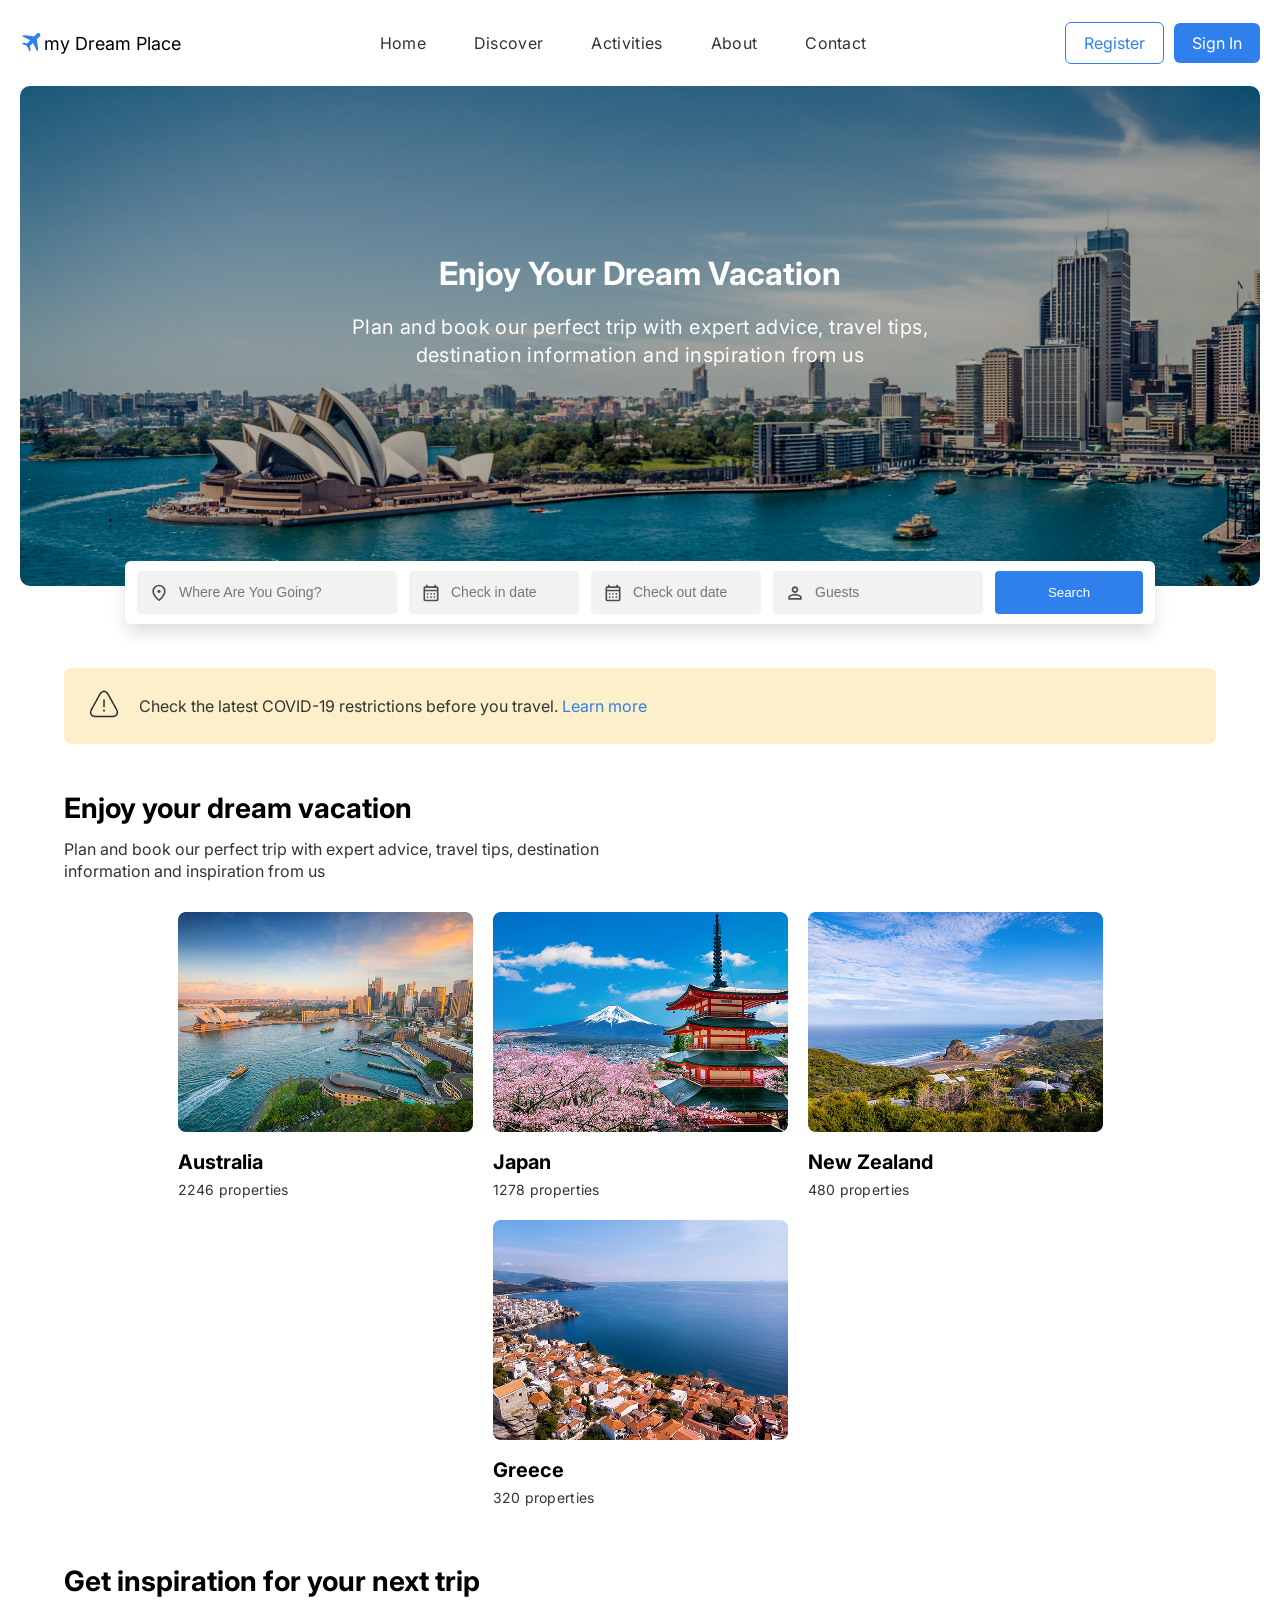
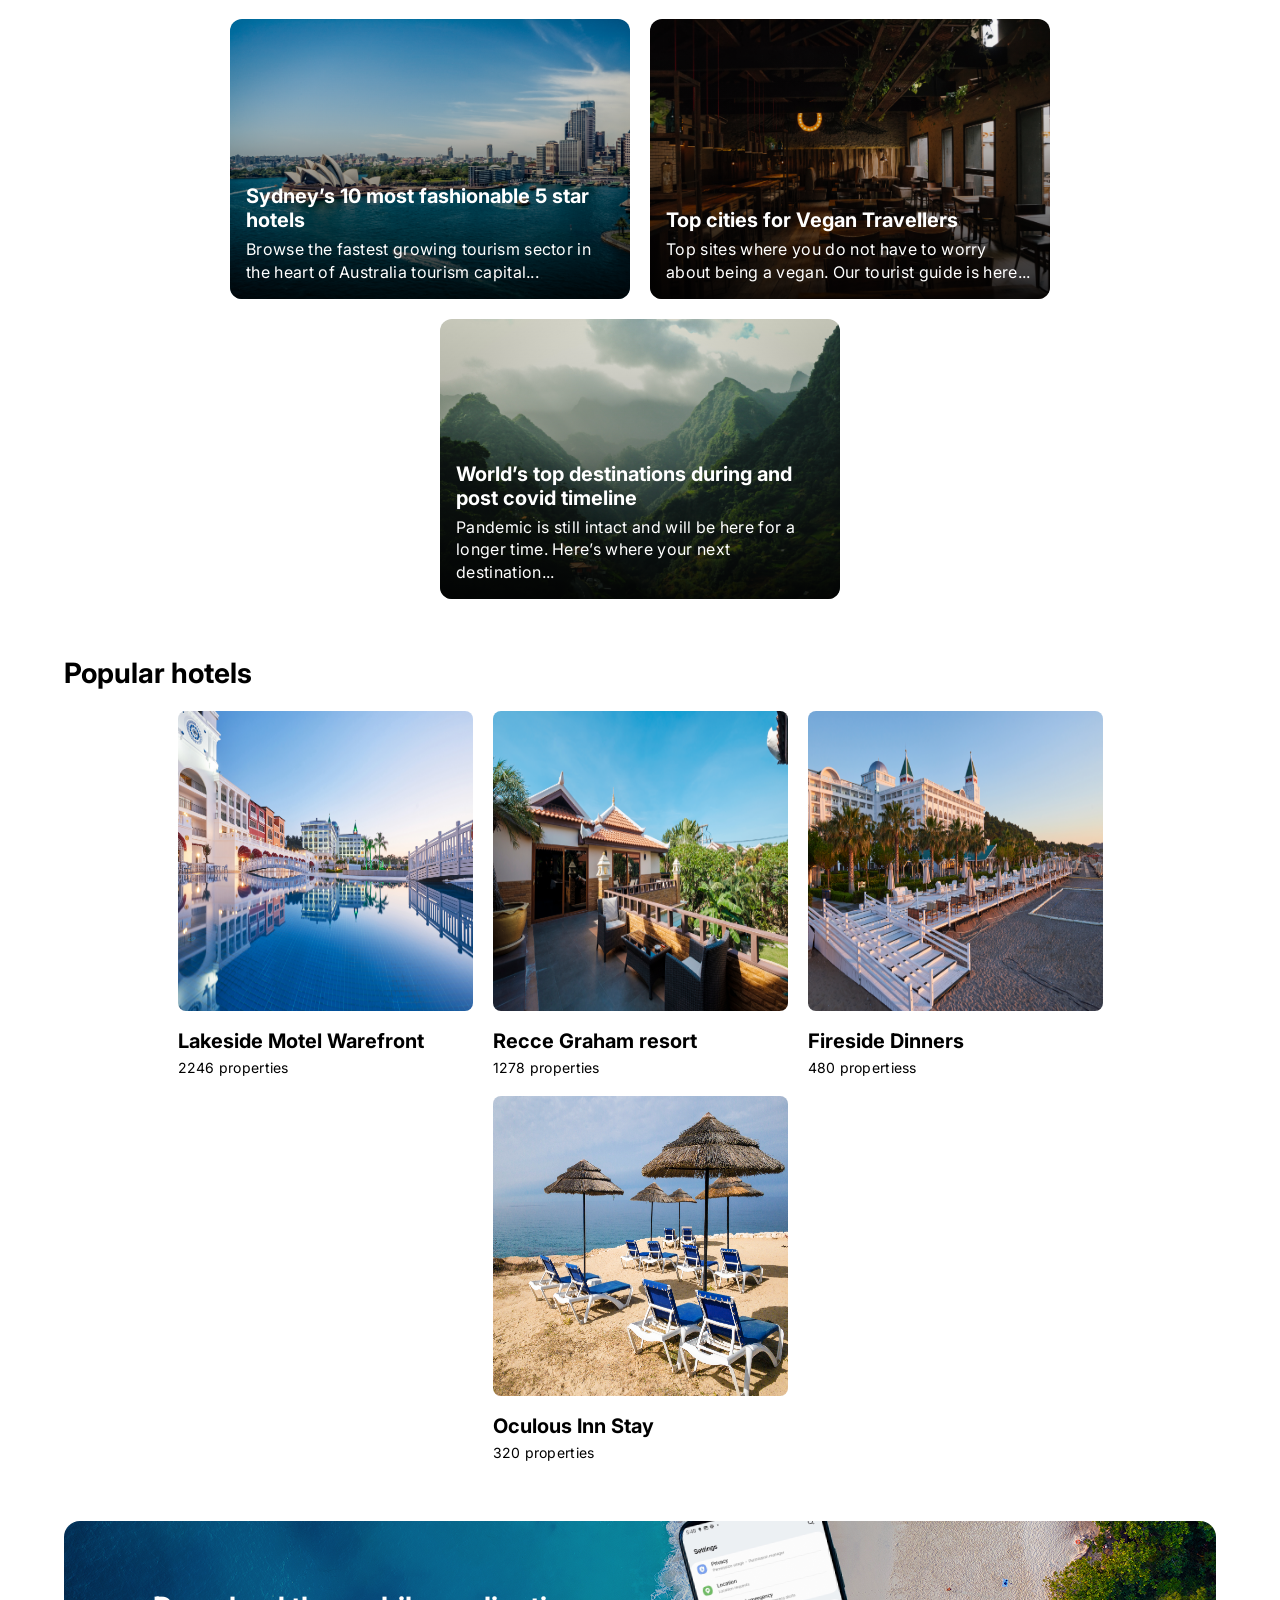
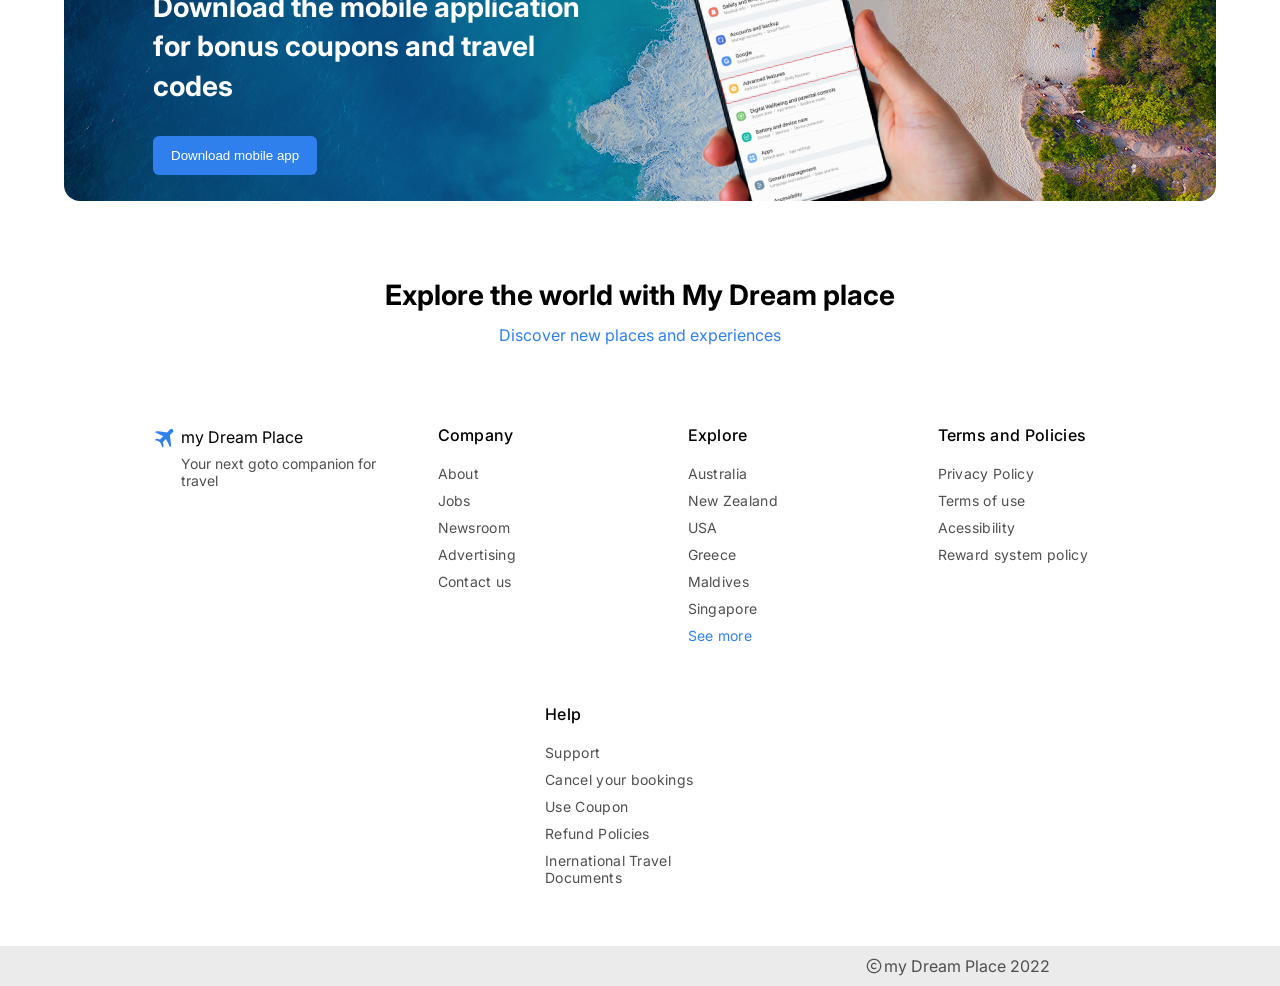
<file: index.html>
<!DOCTYPE html>
<html lang="en">
<head>
    <meta charset="UTF-8">
    <meta name="viewport" content="width=device-width, initial-scale=1.0">
    <title>Document</title>
    <link rel="stylesheet" href="style.css">
    <link rel="stylesheet" href="https://fonts.googleapis.com/css2?family=Material+Symbols+Outlined:opsz,wght,FILL,GRAD@24,400,0,0&icon_names=menu" />
    <link rel="preconnect" href="https://fonts.googleapis.com">
    <link rel="preconnect" href="https://fonts.gstatic.com" crossorigin>
    <link href="https://fonts.googleapis.com/css2?family=Inter:wght@300;400;500;600;700&display=swap" rel="stylesheet">
</head>
<body>
    <header>
        <div class="header_dreamplace--logo">
            <div><img src="img/plane.png" alt="A Blue Plane Logo"></div>
            <div class="header_logo--text"><p>my Dream Place</p></div>
        </div>
        <nav>
            <div>
                <span class="material-symbols-outlined">menu</span>
            </div>
            <ul>
                <li class="nav-element"><a href="#">Home</a></li>
                <li class="nav-element"><a href="#">Discover</a></li>
                <li class="nav-element"><a href="#">Activities</a></li>
                <li class="nav-element"><a href="#">About</a></li>
                <li class="nav-element"><a href="#">Contact</a></li>
            </ul>
        </nav>
        <div class="header_dreamplace--account">
            <div class="header_account--register">
                <p>Register</p>
            </div>
            <div class="header_account--login">
                <p><a href="pages/account/signin.html">Sign In</a></p>
            </div>
        </div>
    </header>
    <main>
        <div class="main_dreamvacation">
            <div class="main_dreamvacation--img">
                <img src="img/89fa2b06f05ea716209b4ede5a3107407feb60d4.jpg" alt="">
                <div class="main_dreamvacation--text">
                    <h1>Enjoy Your Dream Vacation</h1>
                    <p>Plan and book our perfect trip with expert advice, travel tips, destination information and  inspiration from us</p>
                </div>                
            </div>
            <div class="main_dreamvacation--search">
                <div class="main_search">
                    <div class="dreamvacation_search-input inputone">
                        <input  type="text" placeholder="Where Are You Going?">
                        <img src="img/location_on_24dp_4F4F4F_FILL0_wght400_GRAD0_opsz24.svg" alt="">
                    </div>
                    <div class="dreamvacation_search-input inputtwo">
                        <input type="text" placeholder="Check in date" onfocus="this.type='date'" onblur="if(!this.value) this.type='text'">
                        <img src="img/calendar_month_24dp_4F4F4F_FILL0_wght400_GRAD0_opsz24.svg" alt="">
                    </div>
                    <div class="dreamvacation_search-input inputtwo">
                        <input type="text" placeholder="Check out date" onfocus="this.type='date'" onblur="if(!this.value) this.type='text'">
                        <img src="img/calendar_month_24dp_4F4F4F_FILL0_wght400_GRAD0_opsz24.svg" alt="">
                    </div>
                    <div class="dreamvacation_search-input inputthree">
                        <input type="number" placeholder="Guests">
                        <img src="img/person_24dp_4F4F4F_FILL0_wght400_GRAD0_opsz24.svg" alt="">
                    </div>
                    <button>Search</button>                    
                </div>
            </div>
        </div>
    </main>
    <div class="main_covid">
        <div class="main_covid--dangericon">
            <img src="img/danger.png" alt="Danger Icon">
        </div>
        <div class="main_covid--text">
            <p>Check the latest COVID-19 restrictions before you travel. <span><a href="#">Learn more</a></span></p>
        </div>
    </div>
    <div class="dreamvacation_help">
        <section class="help_choose-country">
            <div class="text">
                <h2>Enjoy your dream vacation</h2>
                <p>Plan and book our perfect trip with expert advice, travel tips, destination information and inspiration from us</p>
            </div>
            <div class="choose_country">
                <div class="choose_country--option">
                    <img src="img/australia.png" alt="Sydney">
                    <div class="country_option--text">
                        <h3>Australia</h3>
                        <p>2246 properties</p>
                    </div>
                </div>
                <div class="choose_country--option">
                    <img src="img/japan.png" alt="Sydney">
                    <div class="country_option--text">
                        <h3>Japan</h3>
                        <p>1278 properties</p>
                    </div>
                </div>
                <div class="choose_country--option">
                    <img src="img/new-zealand.png" alt="Sydney">
                    <div class="country_option--text">
                        <h3>New Zealand</h3>
                        <p>480 properties</p>
                    </div>
                </div>
                <div class="choose_country--option">
                    <img src="img/greece.png" alt="Sydney">
                    <div class="country_option--text">
                        <h3>Greece</h3>
                        <p>320 properties</p>
                    </div>
                </div>
            </div>
        </section>
        <section class="help_inspiration">
            <h2>Get inspiration for your next trip</h2>
            <div class="inspiration_trip">
                <div class="inspiration_trip--card">
                    <img src="img/sydney2.jpg" alt="Sydney">
                    <div class="gradient"></div>
                    <div class="inspiration_trip--text">
                        <h3>Sydney’s 10 most fashionable 5 star hotels</h3>
                        <p>Browse the fastest growing tourism sector in the heart of Australia tourism capital...</p>
                    </div>
                </div>
                <div class="inspiration_trip--card">
                    <img src="img/restaurant.jpg" alt="Sydney">
                    <div class="gradient"></div>
                    <div class="inspiration_trip--text">
                    <h3>Top cities for Vegan Travellers</h3>
                    <p>Top sites where you do not have to worry about being a vegan. Our tourist guide is here...</p>
                    </div>
                </div>
                <div class="inspiration_trip--card">
                    <img src="img/greenmountains.jpg" alt="Sydney">
                    <div class="gradient"></div>
                    <div class="inspiration_trip--text">
                    <h3>World’s top destinations during and post covid timeline</h3>
                    <p>Pandemic is still intact and will be here for a longer time. Here’s where your next destination...</p>
                    </div>
                </div>
            </div>
        </section>
        <section class="popular_hotels">
            <h2>Popular hotels</h2>
            <div class="popular_hotels--option">
                <div class="hotels_option">
                    <img src="img/hotel1.jpg" alt="Hotel">
                    <div>
                        <h3>Lakeside Motel Warefront</h3>
                        <p>2246 properties</p>
                    </div>                    
                </div>
                <div class="hotels_option">
                    <img src="img/relax-resort.jpg" alt="Hotel">
                    <div>
                        <h3>Recce Graham resort</h3>
                        <p>1278 properties</p>
                    </div>                    
                </div>
                <div class="hotels_option">
                    <img src="img/popular-resort.jpg" alt="Hotel">
                    <div>
                        <h3>Fireside Dinners</h3>
                        <p>480 propertiess</p>
                    </div>                    
                </div>
                <div class="hotels_option">
                    <img src="img/beach-resort.jpg" alt="Hotel">
                    <div>
                        <h3>Oculous Inn Stay</h3>
                        <p>320 properties</p>
                    </div>                    
                </div>
            </div>
        </section>
    </div>
    <div class="mobile_application">
        <div class="mobile_application1">
            <div class="application_ad--img1">
                <img src="img/beach.png" alt="">
            </div>
            <div class="application_ad--img2">
                <img src="img/hand.png" alt="">
            </div>
            <div class="application_ad--text">
                <h2>Download the mobile application for bonus coupons and travel codes</h2>
                <button>Download mobile app</button>
            </div>            
        </div>
    </div>
    <div class="mobile_application--text">
        <h2>Explore the world with My Dream place</h2>
        <p>Discover new places and experiences</p>
    </div>
    <footer>
        <div class="footer_dreamplace">
            <div class="footer_dreamplace--logo footer_dreamplace-item">
                <div class="dreamplace">
                    <img src="img/plane.png" alt="">
                    <span>my Dream Place</span>                    
                </div>
                <p>Your next goto companion for travel</p>
            </div>
            <div class="footer_dreamplace-item">
                <span class="footer-title">Company</span>
                <ul>
                    <li>About</li>
                    <li>Jobs</li>
                    <li>Newsroom</li>
                    <li>Advertising</li>
                    <li>Contact us</li>
                </ul>
            </div>  
            <div class="footer_dreamplace-item">
                <span class="footer-title">Explore</span>
                <ul>
                    <li>Australia</li>
                    <li>New Zealand</li>
                    <li class="none">United States America (USA)</li>
                    <li>USA</li>
                    <li>Greece</li>
                    <li>Maldives</li>
                    <li>Singapore</li>
                    <li><span class="link-more">See more</span></li>
                </ul>
            </div>
            <div class="footer_dreamplace-item left">
                <span class="footer-title">Terms and Policies</span>
                <ul>
                    <li>Privacy Policy</li>
                    <li>Terms of use</li>
                    <li>Acessibility</li>
                    <li>Reward system policy</li>
                </ul>
            </div>
            <div class="footer_dreamplace-item left">
                <span class="footer-title">Help</span>
                <ul>
                    <li>Support</li>
                    <li>Cancel your bookings</li>
                    <li>Use Coupon</li>
                    <li>Refund Policies</li>
                    <li>Inernational Travel Documents</li>
                </ul>
            </div>            
        </div>
    </footer>
    <div class="copy">
        <div class="copy-logo">
                <img src="img/copyright.png" alt="">
        </div>
        <p>my Dream Place 2022</p>
    </div>
</body>
</html>
</file>
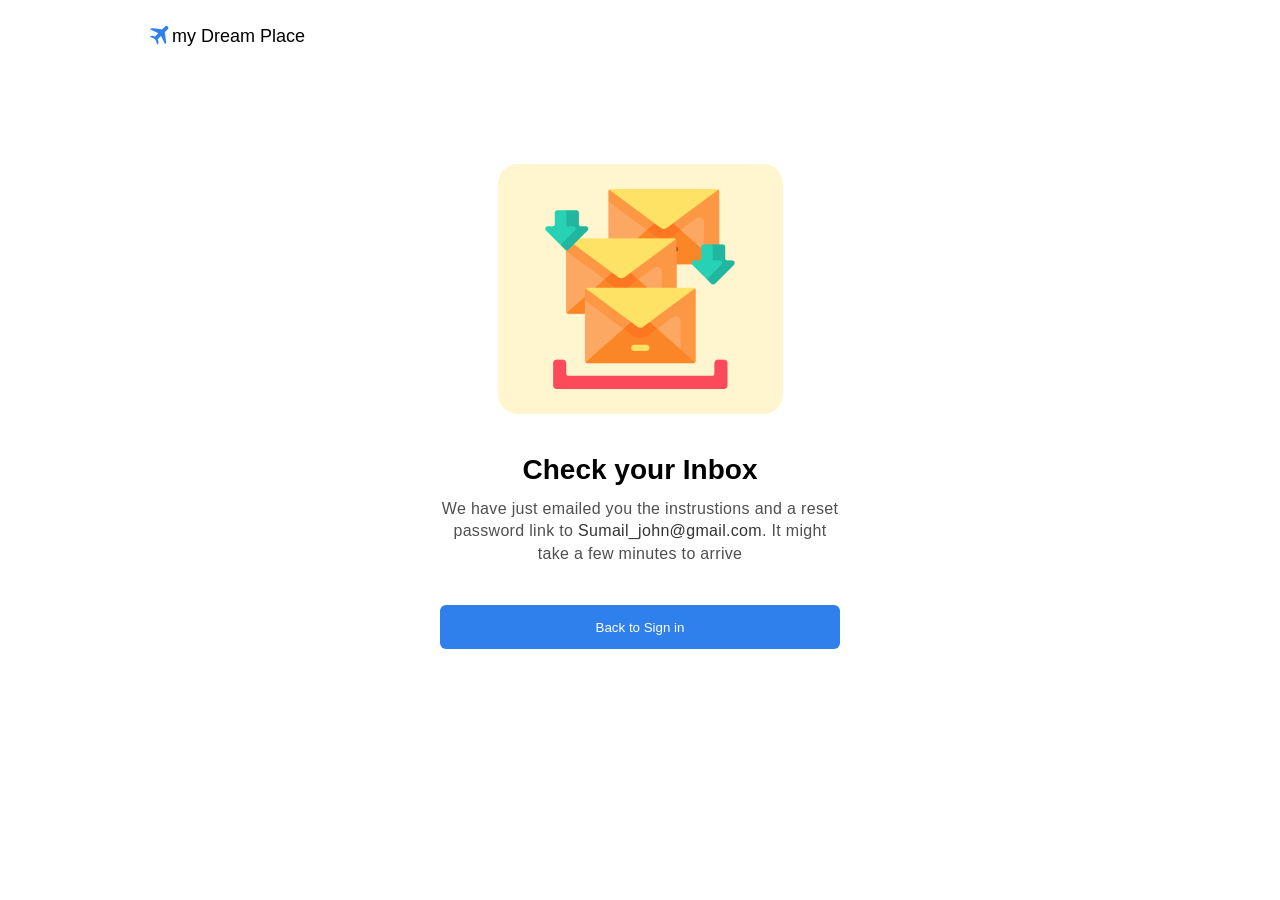
<file: pages/account/ckinbox.html>
<!DOCTYPE html>
<html lang="es">
<head>
    <meta charset="UTF-8">
    <meta name="viewport" content="width=device-width, initial-scale=1.0">
    <title>Document</title>
    <link rel="stylesheet" href="style.css">
</head>
<body>
    <header>
        <div class="header_dreamplace--logo">
            <div><img src="../../img/plane.png" alt="A Blue Plane Logo"></div>
            <div class="header_logo--text"><p>my Dream Place</p></div>
        </div>  
    </header>
    <main>
        <div class="img">
            <img src="img/inboxone.png" alt="checking the box of your email img">
        </div>
        <h1 class="signin-title title-passwd">Check your Inbox</h1>
        <div class="specific-passwd">
            <p>We have just emailed you the instrustions and a reset password link to <span class="span-email">Sumail_john@gmail.com</span>. It might take a few minutes to arrive</p>
        </div>
        <button type="submit" class="continue-email ck-box">Back to Sign in</button>
    </main>
</body>
</html>
</file>
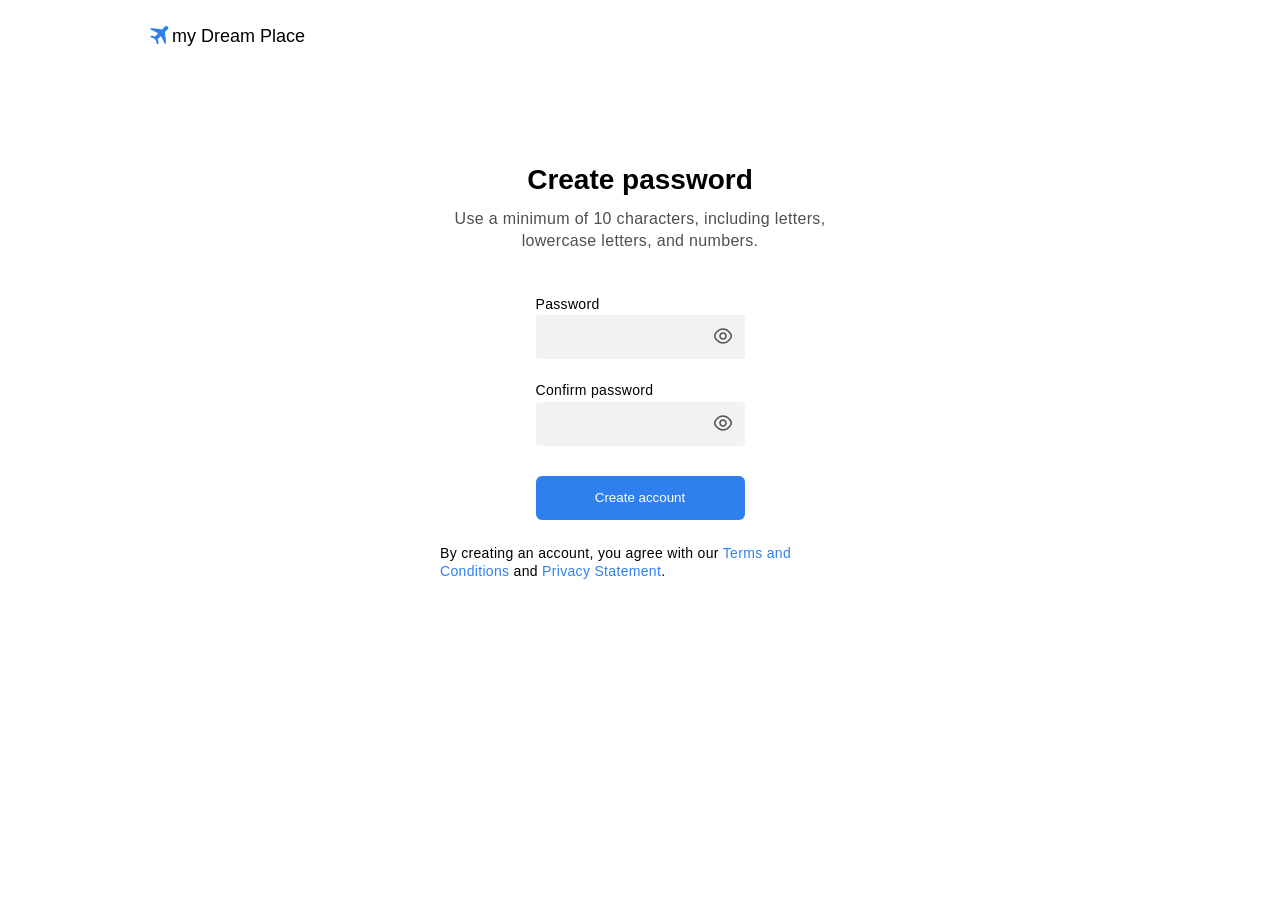
<file: pages/account/crtpasswd.html>
<!DOCTYPE html>
<html lang="es">
<head>
    <meta charset="UTF-8">
    <meta name="viewport" content="width=device-width, initial-scale=1.0">
    <title>Document</title>
    <link rel="stylesheet" href="style.css">
</head>
<body>
    <header>
        <div class="header_dreamplace--logo">
            <div><img src="../../img/plane.png" alt="A Blue Plane Logo"></div>
            <div class="header_logo--text"><p>my Dream Place</p></div>
        </div>  
    </header>
    <main>
        <h1 class="signin-title title-passwd">Create password</h1>
        <div class="specific-passwd">
            <p>Use a minimum of 10 characters, including letters, lowercase letters, and numbers.</p>
        </div>
        <form>
            <div class="form-input passwd-input">
                <p>Password</p>
                <label class="passwd-input">
                    <input type="password" name="passwd" id="passwd">   
                    <div class="input-icon">
                        <img src="icons/eye.png" alt="eye-icon">
                    </div>                        
                </label>
            </div>
            <div class="form-input passwd-input">
                <p>Confirm password</p>
                <label class="passwd-input">
                    <input type="password" name="passwd" id="passwd">   
                    <div class="input-icon">
                        <img src="icons/eye.png" alt="eye-icon">
                    </div>                        
                </label>
            </div>
            <button type="submit" class="continue-email email-crtpass">Create account</button>
        </form>
        <div class="privacy">
            <div>
                <p>By creating an account, you agree with our <span class="register"><a href="#">Terms and Conditions</a></span> and <span class="register"><a href="#">Privacy Statement</a></span>.</p>
            </div>
        </div>
    </main>
</body>
</html>
</file>
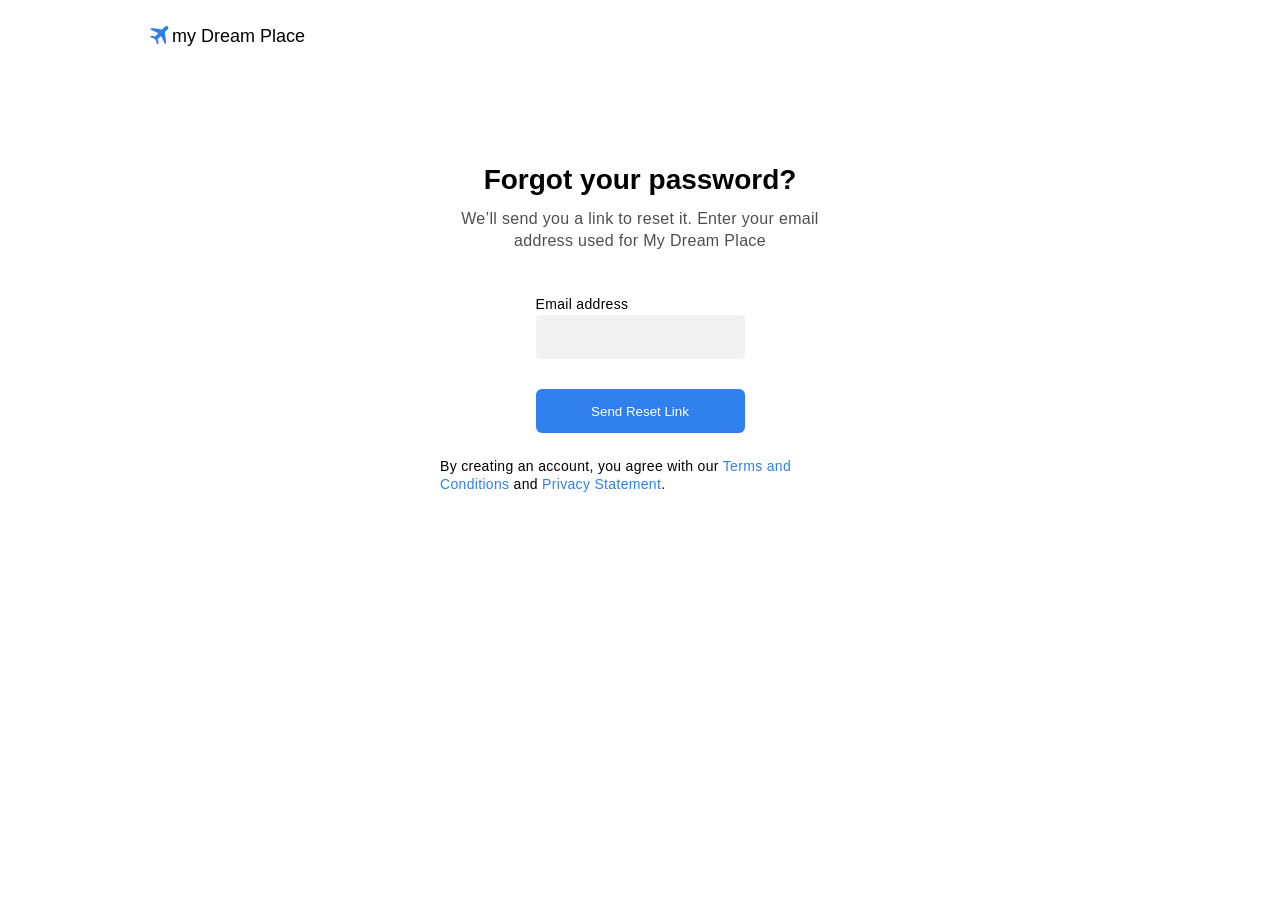
<file: pages/account/fgtpasswd.html>
<!DOCTYPE html>
<html lang="es">
<head>
    <meta charset="UTF-8">
    <meta name="viewport" content="width=device-width, initial-scale=1.0">
    <title>Document</title>
    <link rel="stylesheet" href="style.css">
</head>
<body>
    <header>
        <div class="header_dreamplace--logo">
            <div><img src="../../img/plane.png" alt="A Blue Plane Logo"></div>
            <div class="header_logo--text"><p>my Dream Place</p></div>
        </div>  
    </header>
    <main>
        <h1 class="signin-title title-passwd">Forgot your password?</h1>
        <div class="specific-passwd">
            <p>We’ll send you a link to reset it. Enter your email address used for My Dream Place</p>
        </div>
        <form>
            <div class="form-input passwd-input">
                <p>Email address</p>
                <input type="text" name="email" class="email">                
            </div>
            <button type="submit" class="continue-email email-crtpass">Send Reset Link</button>
        </form>
        <div class="privacy">
            <div>
                <p>By creating an account, you agree with our <span class="register"><a href="#">Terms and Conditions</a></span> and <span class="register"><a href="#">Privacy Statement</a></span>.</p>
            </div>
        </div>
    </main>
</body>
</html>
</file>
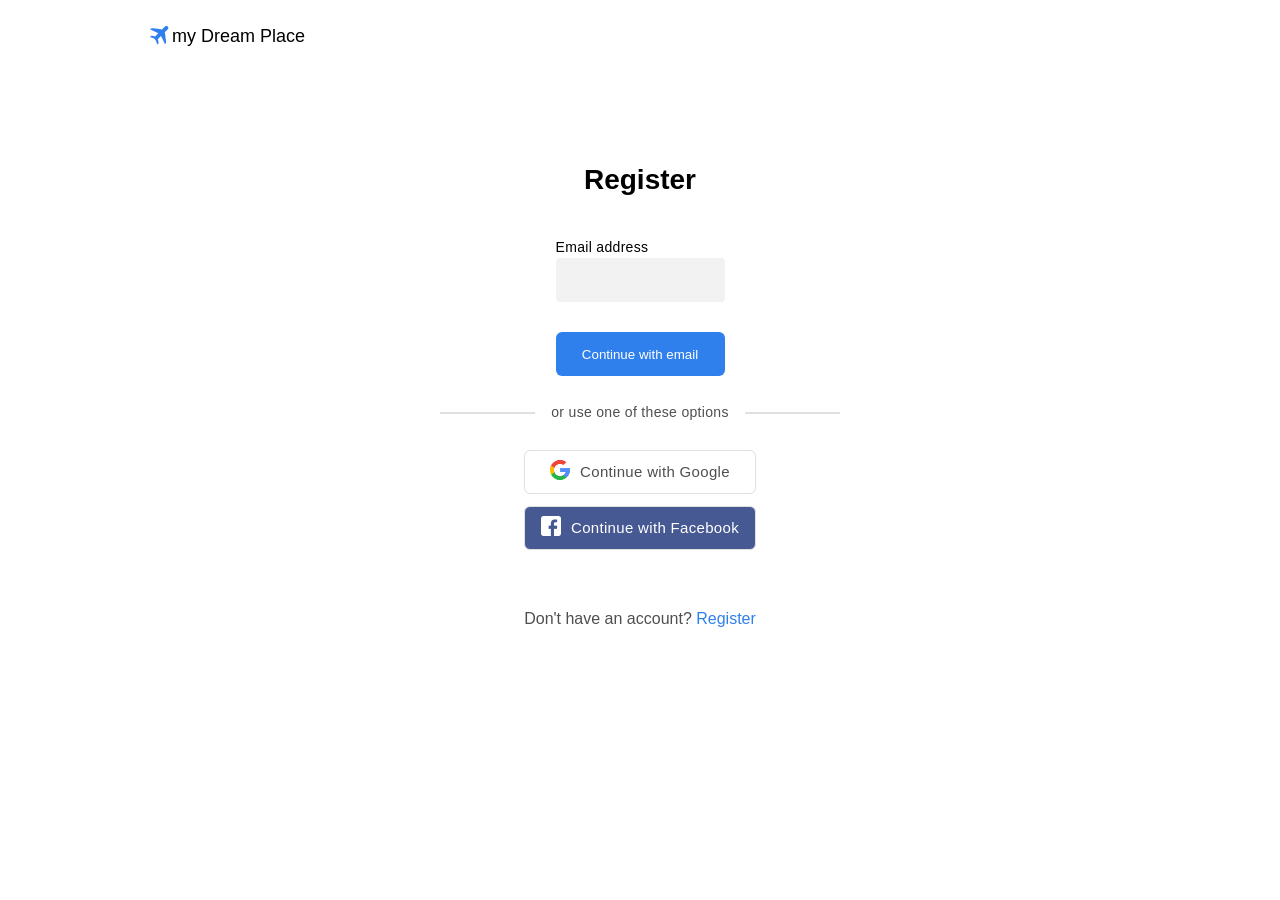
<file: pages/account/register.html>
<!DOCTYPE html>
<html lang="es">
<head>
    <meta charset="UTF-8">
    <meta name="viewport" content="width=device-width, initial-scale=1.0">
    <title>Document</title>
    <link rel="stylesheet" href="style.css">
</head>
<body>
    <header>
        <div class="header_dreamplace--logo">
            <div><img src="../../img/plane.png" alt="A Blue Plane Logo"></div>
            <div class="header_logo--text"><p>my Dream Place</p></div>
        </div>  
    </header>
    <main>
        <h1 class="signin-title">Register</h1>
        <form>
            <div class="form-input">
                <p>Email address</p>
                <input type="text" name="email" class="email">                
            </div>
            <button type="submit" class="continue-email email-register">Continue with email</button>
        </form>
        <div class="other-options_line">
            <div class="line"></div>
            <p>or use one of these options</p>
        </div>
        <div class="alternative-sign">
            <div class="sign-another google-margin">
                <div class="img-google"><img src="icons/google.png" alt="google logo"></div>
                <div class="sign-text sign-google_text">
                    <p>Continue with Google</p>
                </div>
            </div>
            <div class="sign-another facebook">
                <div class="img-fackebook"><img src="icons/facebook.png" alt="facebook-icon"></div>
                <div class="sign-text sign-facebook_text"><p>Continue with Facebook</p></div>
            </div>
            <div class="no-account">
                <p>Don't have an account? <span class="register"><a href="#">Register</a></span></p>
            </div>
        </div>
    </main>
</body>
</html>
</file>
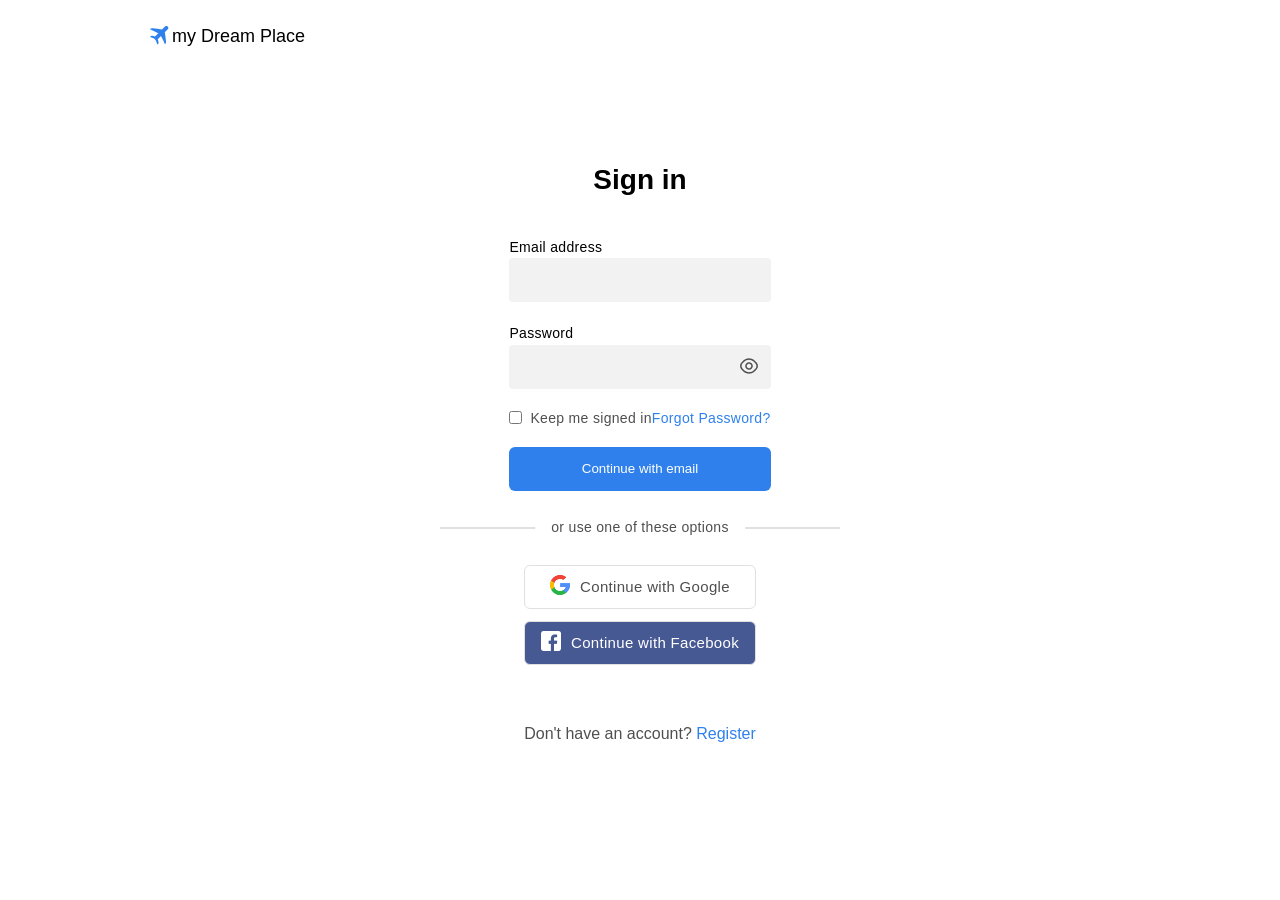
<file: pages/account/signin.html>
<!DOCTYPE html>
<html lang="en">
<head>
    <meta charset="UTF-8">
    <meta name="viewport" content="width=device-width, initial-scale=1.0">
    <title>Document</title>
    <link rel="stylesheet" href="style.css">
</head>
<body>
    <header>
        <div class="header_dreamplace--logo">
            <div><img src="../../img/plane.png" alt="A Blue Plane Logo"></div>
            <div class="header_logo--text"><p>my Dream Place</p></div>
        </div>  
    </header>
    <main>
        <h1 class="signin-title">Sign in</h1>
        <form>
            <div class="form-input">
                <p>Email address</p>
                <input type="text" name="email" class="email">                
            </div>
            <div class="form-input passwd-input">
                <p>Password</p>
                <label class="passwd-input">
                    <input type="password" name="passwd" id="passwd">   
                    <div class="input-icon">
                        <img src="icons/eye.png" alt="eye-icon">
                    </div>                        
                </label>
            </div>
            <div class="form-sign-passwd">
                <div class="checkbox">
                    <input type="checkbox" name="signedin">
                    <label for="signedin">Keep me signed in</label>
                </div>
                <div class="fgt-passwd">
                    <p><a href="#">Forgot Password?</a></p>
                </div>
            </div>
            <button type="submit" class="continue-email">Continue with email</button>
        </form>
        <div class="other-options_line">
            <div class="line"></div>
            <p>or use one of these options</p>
        </div>
        <div class="alternative-sign">
            <div class="sign-another google-margin">
                <div class="img-google"><img src="icons/google.png" alt="google logo"></div>
                <div class="sign-text sign-google_text">
                    <p>Continue with Google</p>
                </div>
            </div>
            <div class="sign-another facebook">
                <div class="img-fackebook"><img src="icons/facebook.png" alt="facebook-icon"></div>
                <div class="sign-text sign-facebook_text"><p>Continue with Facebook</p></div>
            </div>
            <div class="no-account">
                <p>Don't have an account? <span class="register"><a href="#">Register</a></span></p>
            </div>
        </div>
    </main>
</body>
</html>
</file>
<file: style.css>
* {
    box-sizing: border-box;
    margin: 0;
    padding: 0;
    list-style: none;
}

:root {
    --principal-color: #FFFFFF;
    --secondary-color: #000000;
    --text-color: #333333;
    --logo-text: #1B1F2D;
    --input-color: #F2F2F2;
    --gray-text-color: #4F4F4F;
    --button-color: #2F80ED;
    --covid-advise: #FCEFCA;    
    --copy:#EBEBEB;
}

body {
    background-color: var(--principal-color);
    font-family: Arial, Helvetica, sans-serif;
    display: flex;
    flex-direction: column;
    align-items: center;
    font-family: "Inter";
}

.none{
    display: none;
}

/* HEADER ------------- */

header{
    display: flex;
    width: 100%;
    max-width: 1240px;
    justify-content: space-between;
    padding:22px 20px;
}

.header_dreamplace--logo {
    display: flex;
    align-items: center;
}

.header_logo--text{
    font-size: 18px;
    letter-spacing: 2%;
}

nav ul {
    display: none;
}

.header_dreamplace--account {
    display: none;
}

/* MAIN ---------------- */

main{
    width: 100%;
}

.main_dreamvacation{ 
    position: relative;
    display: flex;
    flex-direction: column;
    align-items: center;
    height: 100%;
}

.main_dreamvacation--img {
    width: 100%;
    height: 500px;
    position: relative;    
}

.main_dreamvacation--img img{
    width: 100%;
    height: 100%;
    filter: brightness(0.7);
    object-fit: cover;
    object-position: 50% 30%;
}

.main_dreamvacation--text {
    color: var(--principal-color);
    text-align: center;
    position: absolute;
    top: 30%;
    left: 50%;
    transform: translate(-50%,-50%);
}

.main_dreamvacation--text h1{
    margin-bottom: 20px;
    font-size: 32px;
}

.main_dreamvacation--text p {
    letter-spacing: 0.02em;
}

.main_dreamvacation--search {
    position: absolute;
    top: 62%;
    left: 50%;
    transform: translate(-50%);
    width: 100%;
    display: flex;
    justify-content: center;
}

.main_search {
    display: flex;
    flex-wrap: wrap;
    justify-content: center;
    background-color: var(--principal-color);
    padding: 10px 12px;
    border-radius: 6px;
    gap: 12px;
    box-shadow: 0px 9px 18px -2px rgba(0,0,0,0.15);
    max-width: 1030px;
}

input::placeholder{
    font-size: 14px;
}

.dreamvacation_help {
    width: 90%;
    max-width: 1240px;
}

.dreamvacation_search-input {
    position: relative;
    width: 100%;
}

.dreamvacation_search-input input[type="date"]::-webkit-calendar-picker-indicator {
    display: none;
}

.dreamvacation_search-input input{
    background-color: var(--input-color);
    border-radius: 4px;
    border: none;
    padding: 14px 14px 14px 42px;
    width: 100%;
}

.dreamvacation_search-input img{
    position: absolute;
    left: 12px;
    top: 50%;
    transform: translateY(-50%);
    width: 20px;
}

.main_search button{
    display: inline-block;
    width: 100%;
    padding: 12px 50px;
    height: 44px;
    color: var(--principal-color);
    background-color: var(--button-color);
    border: none;
    border-radius: 4px;
}

.main_covid{
    margin-top: 150px;
    display: flex;
    align-items: center;
    background-color: var(--covid-advise);
    padding: 20px 24px;
    gap: 19px;
    width: 90%;
    max-width: 1240px;
    margin-bottom: 50px;
    border-radius: 8px;
}

.main_covid--text{
    font-size: 16px;
    color: var(--text-color);
}

.main_covid--text span a {
    color: var(--button-color);
    text-decoration: none;
}

/* TRAVEL HELP */
.help_choose-country{
    text-align: center;
    margin-bottom: 60px;
}

h2 {
    font-size: 28px;
    line-height: 1;
    text-align: center;
    margin-bottom: 24px;
}

.help_choose-country p {
    font-size: 16px;
    line-height: 1.4;
    margin-bottom: 30px;
    color: var(--text-color);
}

.help_choose-country h2{
    margin: 0;
    margin-bottom: 16px;
}

.choose_country{
    display: flex;
    justify-content: center;
    flex-wrap: wrap;
    gap: 20px;
}

.choose_country--option img {
    width: 100%;
}

.country_option--text{
    margin-top: 14px;
    text-align: left;
}

h3{
    font-size: 20px;
}

.country_option--text p, .hotels_option p{
    margin: 0;
    margin-top: 6px;
    font-size: 14px;
    letter-spacing: 0.02em;
}

.inspiration_trip {
    margin-top: 24px;
    display: flex;
    flex-wrap: wrap;
    justify-content: center;
    position: relative;
    gap: 20px;
}

.inspiration_trip--card {
    position: relative; /* Limita el degradado y el texto a la imagen */
    width: 90%;
    max-width: 270px;
    max-height: 280px;
    aspect-ratio: 4 / 3;
    border-radius: 12px;
    overflow: hidden;
}

.inspiration_trip--card img {
    width: 100%;
    height: 100%;
    object-fit: cover;
    display: block;
}

.gradient {
    position: absolute;
    top: 0;
    left: 0;
    width: 100%;
    height: 100%;
    background: linear-gradient(to top, rgba(0, 0, 0, 0.85) 0%, rgba(0, 0, 0, 0.2) 60%, transparent 100%);
}

.inspiration_trip--text {
    position: absolute;
    bottom: 0;
    left: 0;
    width: 100%;
    padding: 16px;
    box-sizing: border-box;
    color: #ffffff;
}

.inspiration_trip--text h2 {
    margin: 0;
    line-height: 1.2;
    text-align: start;
}

.inspiration_trip--text p {
    font-size: 16px;
    line-height: 1.4;
    margin-top: 6px;
    letter-spacing: 0.02em; 
    width: 100%; 
}

.popular_hotels{
    margin: 60px 0;
}

.popular_hotels--option{
    display: flex;
    flex-wrap: wrap;
    gap: 20px;
    justify-content: center;
}

.hotels_option{
    width: 295px;
}

.hotels_option img {
    width: 100%;
    height: 300px;
    border-radius: 8px;
}

.hotels_option h3 {
    margin-top: 14px;
    margin-bottom: 6px;
}

/* MOBILE APPLICATION */

.mobile_application {
    width: 90%;
    max-width: 1240px;
    height: 280px;
}

.mobile_application1 {
    position: relative;
    border-radius: 16px;
    overflow: hidden; /* Corta la imagen de la playa en las esquinas redondeadas */
    display: flex;
    flex-direction: column;
    height: 100%;
}

.application_ad--img1 {
    width: 100%;
    height: 100%;
    position: absolute;
    z-index: 1;
}

.application_ad--img1 img{
    width: 100%;
    height: 100%;
    object-fit: cover;
    object-position: center;
}

.application_ad--img2 {
    position: absolute;
    right: -30%; /* Lo fijamos al borde derecho */
    bottom: -10%; /* Se apoya en la parte inferior */
    height: 110%; /* Le damos suficiente altura para que sobresalga */
    z-index: 2;
}

.application_ad--img2 img{
    width: 100%;
    height: 100%;
    object-fit: contain;
    transform: rotate(-10deg);
}

.application_ad--text {
    position: relative;
    z-index: 3;
    padding: 20px;
    width: 70%;
    color: #ffffff;
    top: 10%;
}

.application_ad--text h2 {
    font-size: 16px;
    text-align: start;
    margin-bottom: 10px;
    line-height: 1.4;
    max-width: 60%;
}

.application_ad--text button {
    padding: 6px 9px;
    background-color: var(--button-color);
    color: white;
    border: none;
    border-radius: 6px;
    cursor: pointer;
    user-select: none;
}

.mobile_application--text {
    margin: 80px 0;
    text-align: center;
}

.mobile_application--text h2{
    margin: 0;
    margin-bottom: 16px;
}

.mobile_application--text p{
    color: var(--button-color);
}

/* FOOTER */

footer{
    width: 90%;
    max-width: 1240px;
    display: flex;
    flex-direction: column;
    align-items: center;
}

.footer_dreamplace {
    width: 100%;
    max-width: 1240px;
    display: flex;
    flex-direction: column;
    gap: 60px;
    text-align: center;
    align-items: center;
    flex-wrap: wrap;
}

.dreamplace{
    display: flex;
    align-items: center;
    justify-content: center;
}

.footer_dreamplace-item{
    width: 190px;
}

.footer_dreamplace--logo {
    width: 225px;
    height: 70px;
}

.footer_dreamplace--logo p{
    color: var(--gray-text-color);
    margin-top: 6px;
    font-size: 14px;
}

.copy {
    width: 100%;
    height: 40px;
    background-color: var(--copy);
    display: flex;
    align-items: center;
    justify-content: end;
    margin-top: 60px;
    padding: 10px 50px 10px 0;
    gap: 2px;
    color: var(--gray-text-color);
}

.copy-logo{
    display: flex;
    align-items: center;
}

.footer-title{
    font-size: 16px;
    font-weight: 500;
    letter-spacing: 0.02rem;
}


.footer_dreamplace-item ul {
    margin-top: 20px;
}
.footer_dreamplace-item ul li {
    color: var(--gray-text-color);
    font-size: 14px;
    letter-spacing: 0.02rem;
    cursor: pointer;
}

.link-more{
    color: var(--button-color);
    font-size: 14px;
}

@media screen and (min-width:768px) {
    .main_dreamvacation--text {
        top: 45%;
    }

    /* main */
    .main_dreamvacation--text p{
        width: 650px;
        height: 56px;
        line-height: 140%;
    }

    .main_dreamvacation--search {
        top: 75%;
    }

    .main_dreamvacation--text p {
        font-size: 20px;
    }
    /* inputs */
    .main_search{
        width: 90%;
    }

    .dreamvacation_search-input {
        width: auto;
    }

    .inputone, .inputtwo, .inputthree, .main_search button {
        height: 43px;
    }
    
    .inputone {
        width: 100%;
    }

    .inputtwo {
        width: 49%;
    }

    .inputthree {
        width: 49%;
    }

    .main_search button {
        width: 49%;
    }
    /* covid */
    .main_covid{
        margin-top: 82px;
    }
    /* text */

    h2 {
        text-align: start;
        margin: 60px 40px 24px 0px;
    }

    .choose_country {
        justify-content: center;
    }
    .help_choose-country {
        text-align: start;
    }
    
    .help_inspiration h2{
        margin-top: 60px;
    }

    .text p {
        width: 610px;
        height: 44px;
    }

    .inspiration_trip--card {
        max-width: 300px;
    }

    /* AD */

    .application_ad--text h2{
        margin: 0;
        margin-top: 5px;
        font-size: 22px;
        margin-bottom: 30px;
    }

    .application_ad--img2 {
        height: auto;
        right: -20%;
        bottom: -30%;
        height: 150%;
    }

    /* footer */
    .footer_dreamplace {
        flex-direction: row;
        justify-content: center;
        align-items: start;
    }


    .dreamplace {
        justify-content: start;
    }

    .dreamplace span{
        padding-left: 4px;
    }
    .footer_dreamplace--logo p {
        padding-left: 28px;
        text-align: start;
    }

    .footer_dreamplace-item ul li {
        margin-top: 10px;
    }

    .copy {
        padding-right: 100px;
    }
}

@media screen and (min-width: 1240px) {
    /* header */
    header{
        padding:22px 0px;
    }

    nav ul {
        display: block;
    }

    .header_dreamplace--account {
        display: block;
        display: flex;
        gap: 10px;
        align-items: center;
    }

    nav{
        display: flex;
        align-items: center;
    }
    
    nav div {
        display: none;
    }

    nav ul{
        display: flex;
        gap: 48px;
    }

    .nav-element a{
        text-decoration: none;
        color: var(--text-color);
        letter-spacing: 0.02em;
        font-weight: 400;
    }

    .header_account--login, .header_account--register {
        cursor: pointer;
        user-select: none;
    }

    .header_account--register {
        color: var(--button-color);
        padding: 10px 18px;
        border: 1px solid var(--button-color);
        border-radius: 6px;
    }

    .header_account--login a {
        text-decoration: none;
        color: var(--principal-color);
        padding: 10px 18px;
        background-color: var(--button-color);
        border-radius: 6px;
    }
    /* main */
    .main_dreamvacation--img {
        max-width: 1240px;
    }

    .main_dreamvacation--img img{
        border-radius: 10px;
    }

    /* inputs */
    .inputone{
        max-width: 260px;
    }

    .inputtwo{
        max-width: 170px;
    }
    
    .inputthree{
        max-width: 210px;
    }

    .main_search button {
        max-width: 148px;
    }

    .inspiration_trip--card {
        max-width: 400px;
    }

    .main_dreamvacation--search {
        top: 95%;
    }

    /* copy */
    .copy {
        padding-right: 18%;
    }

 /* AD */

    .application_ad--text{
        margin-left: 69px;
        top: 15%;
    }

    .application_ad--text h2{
        margin: 0;
        margin-top: 5px;
        font-size: 28px;
        margin-bottom: 30px;
        width: 580px;
    }

    .application_ad--img2 {
        height: auto;
        right: 5%;
        bottom: -50%;
        height: 180%;
    }

    .application_ad--text button {
        padding: 12px 18px;
    }

    /* footer */
    .footer_dreamplace-item {
        text-align: start;
    }

}
</file>
<file: pages/account/style.css>
* {
    box-sizing: border-box;
    margin: 0;
    padding: 0;
    list-style: none;
}

:root {
    --principal-color: #FFFFFF;
    --secondary-color: #000000;
    --text-color: #333333;
    --logo-text: #1B1F2D;
    --input-color: #F2F2F2;
    --gray-text-color: #4F4F4F;
    --button-color: #2F80ED;
    --covid-advise: #FCEFCA;    
    --copy:#EBEBEB;
    --line:#E0E0E0;
    --facebook: #475993;
} 

body {
    background-color: var(--principal-color);
    font-family: Arial, Helvetica, sans-serif;
    display: flex;
    flex-direction: column;
    align-items: center;
}

.none{
    display: none;
}

/* Header */

header{
    display: flex;
    width: 80%;
    max-width: 1240px;
    justify-content: start;
    padding: 22px 20px;
}

.header_dreamplace--logo {
    display: flex;
    align-items: center;
}

.header_logo--text{
    font-size: 18px;
    letter-spacing: 2%;
}

/* Main */

main{
    width: 80%;
    max-width: 400px;
    text-align: center;
    margin-top: 12px;
    display: flex;
    flex-direction: column;
    align-items: center;
}

.img{
    position: relative;
    width: 100%;
    max-width: 285px;
    height: 250px;
    background-color: #FEE2654D;
    margin-bottom: 40px;
    border-radius: 20px;
}

.img img{
    position: absolute;
    top: 50%;
    left: 50%;
    transform: translate(-50%, -50%)
}

.signin-title {
    font-size: 28px;
    font-weight: 600;
    margin-bottom: 40px;
}

.title-passwd{
   margin-bottom: 0;
}

.specific-passwd {
    font-size: 16px;
    text-align: center;
    line-height: 140%;
    font-weight: 400;
    letter-spacing: 0.02rem;
    color: var(--gray-text-color);
    margin-top: 12px;
    margin-bottom: 20px;
}

.span-email{
    color: var(--text-color)
}

.form-input{
    text-align: start;
}

.form-input p{
    font-size: 14px;
    font-weight: 500;
    line-height: 1.4rem;
    letter-spacing: 0.02rem;
}

.form-input input, .continue-email {
    width: 100%;
    height: 44px;
}

.form-input input{
    border: none;
    background-color: var(--input-color);
    border-radius: 4px;
}

.passwd-input{
    margin-top: 20px;
    margin-bottom: 20px;
    position: relative;
    width: 100%;
}

.passwd-input input {
    width: 100%;
    padding-right: 40px; 
}

.input-icon{
    position: absolute;
    top: 50%;
    transform: translateY(-50%);
    right: 12px;
    cursor: pointer;
    display: flex;
    align-items: center;
}

.form-sign-passwd {
    display: flex;
    align-items: center;
    justify-content: space-between;
}

.checkbox{
    display: flex;
    align-items: center;
    gap: 8px;
}

.checkbox label {
    font-size: 14px;
    letter-spacing: 0.02rem;
}

.fgt-passwd a{
    text-decoration: none;
    font-size: 14px;
    letter-spacing: 0.02rem;
    color: var(--button-color);
}

.continue-email{
    margin-top: 20px;
    margin-bottom: 36px;
    background-color: var(--button-color);
    color: var(--principal-color);
    border: none;
    border-radius: 6px;
    cursor: pointer;
}

.ck-box{
    margin-top: 20px;
}

.email-crtpass {
    margin-top: 10px;
    margin-bottom: 24px;
}

.email-register{
    margin-top: 30px;
    margin-bottom: 36px;
}

.other-options_line{
    position: relative;
    width: 100%;
    margin-bottom: 36px;
}

.line{
    width: 100%;
    height: 0px;
    border: 1px solid var(--line);
    color: black;
}

.other-options_line p{
    position: absolute;
    top: 50%;
    left: 50%;
    transform: translate(-50%, -50%);
    font-size: 14px;
    letter-spacing: 0.02rem;
    line-height: 1.4;
    padding: 3px 16px;
    background-color: var(--principal-color);
    white-space: nowrap;
}


.sign-another {
    display: flex;
    align-items: center;
    justify-content: center;
    gap: 10px;
    width: 100%;
    height: 44px;
    border: 1px solid var(--line);
    border-radius: 6px;
    padding: 12px 0;
}

.google-margin {
    margin-bottom: 12px;
}

.sign-text{
    padding: 12px 0;
    font-size: 15px;
    letter-spacing: 0.02rem;
    line-height: 20px;
    font-weight: 500;
}

.sign-google_text , .no-account, .other-options_line p, .checkbox label {
    color: var(--gray-text-color);
}

.facebook{
    background-color: var(--facebook);   
    color: var(--principal-color);
    margin-bottom: 30px;
}

.no-account{
    font-size: 16px;
}

.register a{
    text-decoration: none;
    color: var(--button-color);
}

.privacy{
    text-align: start;
    font-size: 14px;
    line-height: 18px;
    letter-spacing: 0.02rem;
}


@media screen and (min-width: 768px) {
    main{
        margin-top: 92px;
    }
    .no-account{
        margin-top: 60px;
    }
}
</file>
